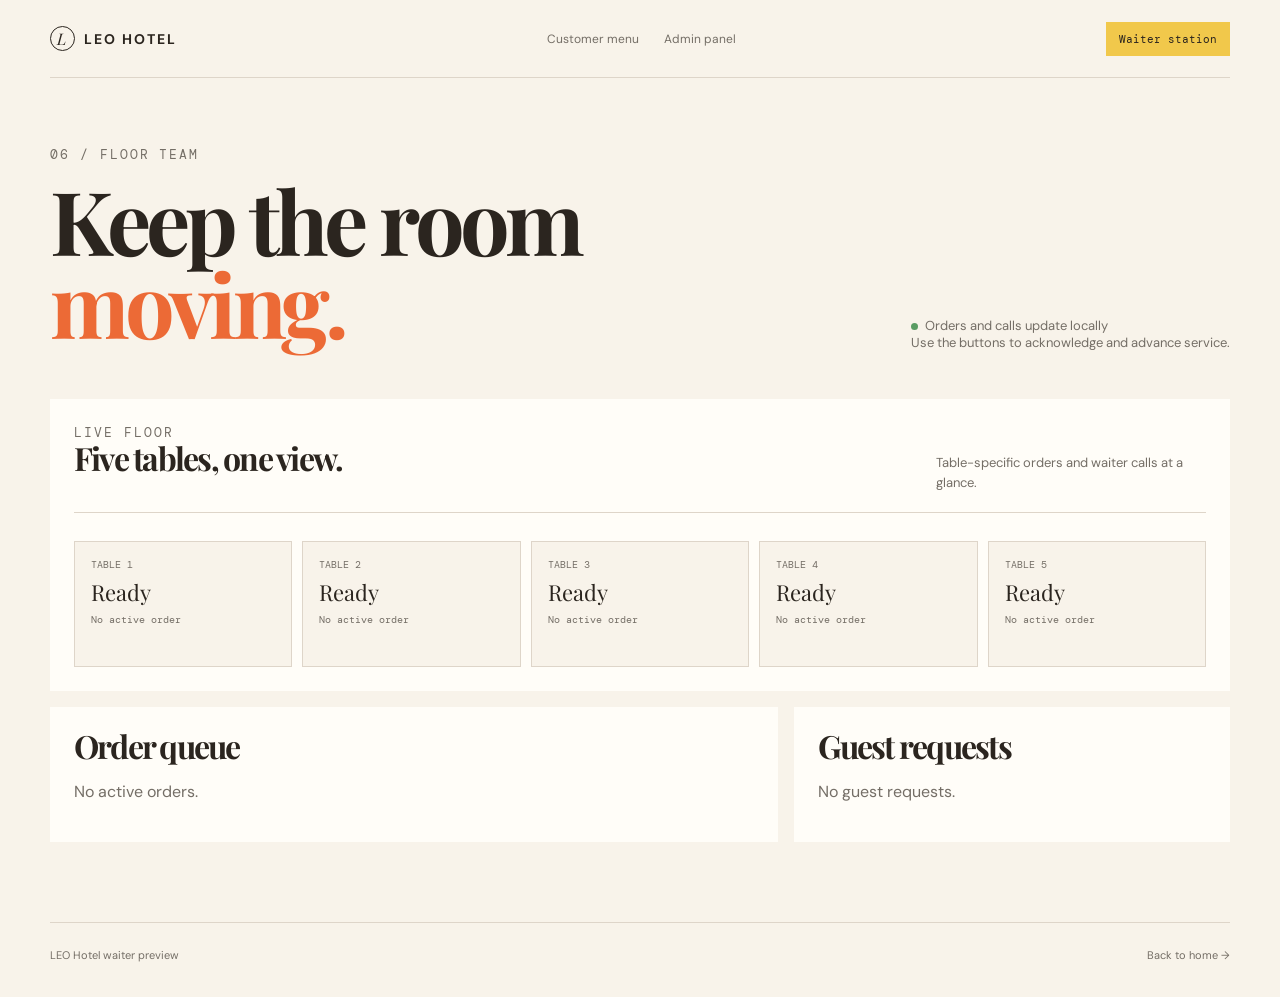
<file: waiter.html>
<!doctype html><html lang="en"><head><meta charset="utf-8"><meta name="viewport" content="width=device-width,initial-scale=1"><title>Waiter · LEO Hotel</title><link rel="stylesheet" href="hotel.css"></head><body>
<header class="hotel-wrap hotel-nav"><a class="hotel-brand" href="index.html"><span class="hotel-mark">L</span> LEO HOTEL</a><nav class="hotel-links"><a href="menu.html">Customer menu</a><a href="admin.html">Admin panel</a></nav><span class="table-badge">Waiter station</span></header>
<main class="hotel-wrap"><section class="ops-hero"><div><p class="eyebrow">06 / Floor team</p><h1>Keep the room<br><em>moving.</em></h1></div><p><span class="live-dot"></span>Orders and calls update locally<br>Use the buttons to acknowledge and advance service.</p></section><section class="ops-grid"><div class="ops-panel"><h2>Order queue</h2><div id="waiterOrders"></div></div><div class="ops-panel"><h2>Guest requests</h2><div id="waiterCalls"></div></div></section></main><footer class="hotel-wrap site-footer"><span>LEO Hotel waiter preview</span><a href="index.html">Back to home →</a></footer><script src="menu-data.js"></script><script src="ops.js"></script></body></html>
</file>
<file: hotel.css>
@import url('https://fonts.googleapis.com/css2?family=DM+Mono:wght@400;500&family=DM+Sans:wght@400;500;600;700&family=Playfair+Display:wght@600;700;800&display=swap');
.auth-layout{min-height:calc(100vh - 78px);display:grid;grid-template-columns:1fr 420px;gap:100px;align-items:center;padding:60px 0}.auth-intro{color:var(--muted);max-width:390px;line-height:1.7}.auth-note{display:flex;gap:13px;align-items:center;margin-top:35px;max-width:340px;border-top:1px solid var(--line);padding-top:16px}.auth-note span{color:var(--orange)}.auth-note p{font-size:11px;color:var(--muted);line-height:1.5}.auth-card{background:var(--paper);padding:28px;box-shadow:0 20px 50px #2b251f0c}.auth-tabs{display:flex;border-bottom:1px solid var(--line);margin-bottom:22px}.auth-tab{border:0;background:none;padding:0 0 13px;margin-right:22px;font:12px var(--sans);color:var(--muted);cursor:pointer}.auth-tab.active{color:var(--ink);border-bottom:2px solid var(--orange)}.auth-field{display:block;font:10px var(--mono);color:var(--muted);margin:15px 0}.auth-field input{display:block;width:100%;margin-top:6px;border:1px solid var(--line);background:var(--cream);padding:12px;font:12px var(--sans);outline-color:var(--orange)}.auth-submit{width:100%;justify-content:space-between;margin-top:10px}.auth-message{font-size:11px;min-height:18px;color:#557c54;line-height:1.4}.auth-message.error{color:#b54e36}.auth-foot{border-top:1px solid var(--line);margin-top:18px;padding-top:17px}.auth-foot a{color:var(--muted);font-size:11px}.auth-foot a:hover{color:var(--orange)}
@media(max-width:800px){.auth-layout{display:block;padding-top:55px}.auth-card{margin-top:45px}}
.floor-panel{margin:0 0 16px}.floor-grid{display:grid;grid-template-columns:repeat(5,1fr);gap:10px}.floor-table{background:var(--cream);border:1px solid var(--line);padding:16px;min-height:126px;display:flex;flex-direction:column;gap:6px}.floor-table span{font:10px var(--mono);color:var(--muted)}.floor-table strong{font:22px var(--serif)}.floor-table small{font:10px var(--mono);color:var(--muted)}.floor-table em{font-size:11px;color:var(--orange);line-height:1.35}.floor-table.needs-help{border:2px solid var(--orange);background:#fff6e9;animation:callPulse 1.8s infinite}@keyframes callPulse{50%{box-shadow:0 0 0 5px #ec6a3624}}
@media(max-width:800px){.floor-grid{grid-template-columns:repeat(2,1fr)}}
.table-landing{display:grid;grid-template-columns:1fr 190px;gap:50px;align-items:center;padding:70px 0 80px;border-bottom:1px solid var(--line)}.table-landing p:not(.eyebrow){color:var(--muted);max-width:470px;line-height:1.7;font-size:14px}.table-mark-big{background:var(--orange);color:var(--cream);width:180px;height:180px;border-radius:50%;display:flex;flex-direction:column;justify-content:center;align-items:center;transform:rotate(8deg)}.table-mark-big span{font:10px var(--mono);letter-spacing:.18em}.table-mark-big strong{font:100px var(--serif);line-height:.9}@media(max-width:800px){.table-landing{display:block;padding:50px 0}.table-mark-big{margin:35px 0 0 auto}}
:root{--ink:#2b251f;--cream:#f8f3ea;--paper:#fffdf8;--orange:#ec6a36;--yellow:#f1c84b;--sage:#a8b7a0;--muted:#746e66;--line:#ded5c9;--serif:'Playfair Display',Georgia,serif;--sans:'DM Sans',sans-serif;--mono:'DM Mono',monospace}*{box-sizing:border-box}body{margin:0;background:var(--cream);color:var(--ink);font-family:var(--sans)}a{color:inherit}.hotel-wrap{width:min(1180px,calc(100% - 72px));margin:auto}.hotel-nav{height:78px;border-bottom:1px solid var(--line);display:flex;align-items:center;justify-content:space-between;gap:30px}.hotel-brand{text-decoration:none;font-weight:700;letter-spacing:.14em;font-size:14px;display:flex;gap:9px;align-items:center}.hotel-mark{width:25px;height:25px;border:1px solid var(--ink);border-radius:50%;display:grid;place-items:center;font:italic 16px var(--serif)}.hotel-links{display:flex;gap:25px;font-size:12px;color:var(--muted)}.hotel-links a{text-decoration:none}.hotel-links a:hover{color:var(--orange)}.eyebrow{font:10px var(--mono);letter-spacing:.15em;text-transform:uppercase;color:var(--muted)}h1,h2,h3{font-family:var(--serif);letter-spacing:-.055em}h1{font-size:clamp(50px,7vw,88px);line-height:.94;margin:16px 0 20px}h2{font-size:clamp(38px,5vw,64px);line-height:.95;margin:0 0 25px}h1 em,h2 em{font-style:normal;color:var(--orange)}.button{border:0;background:var(--ink);color:var(--cream);padding:14px 17px;text-decoration:none;cursor:pointer;font:500 12px var(--sans);display:inline-flex;align-items:center;gap:24px}.button.orange{background:var(--orange)}.button.light{background:var(--cream);color:var(--ink)}.button:hover{transform:translateY(-2px);box-shadow:0 10px 22px #2b251f1c}.hotel-hero{padding:70px 0 90px;display:grid;grid-template-columns:1.05fr .95fr;gap:70px;align-items:center}.hero-copy p:not(.eyebrow){color:var(--muted);max-width:430px;line-height:1.7}.hero-visual{height:430px;position:relative}.hero-visual:before{content:'';position:absolute;inset:0 13% 0 7%;background:var(--yellow);border-radius:46% 54% 48% 52%;transform:rotate(-8deg)}.hero-visual img{position:absolute;width:74%;height:370px;right:8%;top:20px;object-fit:cover;border:9px solid var(--paper);box-shadow:0 18px 45px #2b251f20;transform:rotate(3deg)}.hero-visual .stamp{position:absolute;bottom:28px;left:0;background:var(--orange);color:#fff;border-radius:50%;padding:19px 15px;text-align:center;font:10px var(--mono);transform:rotate(-10deg)}.section-bar{display:flex;justify-content:space-between;align-items:end;border-bottom:1px solid var(--line);padding-bottom:20px;margin-bottom:28px}.section-bar p{color:var(--muted);max-width:270px;font-size:13px;line-height:1.5;margin:0}.feature-grid{display:grid;grid-template-columns:repeat(3,1fr);gap:15px;padding-bottom:90px}.feature-card{background:var(--paper);padding:26px;min-height:200px}.feature-card span{font:11px var(--mono);color:var(--orange)}.feature-card h3{font-size:25px;margin:35px 0 10px}.feature-card p{color:var(--muted);font-size:13px;line-height:1.5}.page-hero{padding:65px 0 45px;display:flex;justify-content:space-between;gap:30px;align-items:end}.page-hero p{max-width:320px;color:var(--muted);line-height:1.6;font-size:13px}.table-badge{font:11px var(--mono);background:var(--yellow);padding:10px 13px;display:inline-block}.menu-toolbar{display:flex;gap:8px;flex-wrap:wrap;border-top:1px solid var(--line);border-bottom:1px solid var(--line);padding:14px 0;margin-bottom:30px}.menu-filter{border:1px solid transparent;background:transparent;padding:9px 13px;font:11px var(--mono);color:var(--muted);cursor:pointer}.menu-filter.active,.menu-filter:hover{border-color:var(--ink);color:var(--ink);border-radius:30px}.menu-grid-detailed{display:grid;grid-template-columns:repeat(3,1fr);gap:16px;padding-bottom:100px}.dish-card{background:var(--paper);padding:10px;transition:.25s}.dish-card:hover{transform:translateY(-5px);box-shadow:0 14px 24px #2b251f12}.dish-photo{height:190px;position:relative;background:var(--sage);overflow:hidden}.dish-photo img{width:100%;height:100%;object-fit:cover;transition:.4s}.dish-card:hover img{transform:scale(1.05)}.dish-tag{position:absolute;left:10px;top:10px;background:var(--orange);color:#fff;font:9px var(--mono);padding:6px 8px;text-transform:uppercase}.dish-info{padding:15px 5px 4px}.dish-info h3{font-size:23px;margin:0 0 7px}.dish-info p{color:var(--muted);font-size:12px;min-height:34px;margin:0 0 12px;line-height:1.45}.dish-meta{display:flex;gap:15px;color:var(--muted);font:10px var(--mono);border-bottom:1px solid var(--line);padding-bottom:12px}.dish-bottom{display:flex;justify-content:space-between;align-items:center;padding-top:12px}.dish-price{font:14px var(--mono)}.add-dish{border:1px solid var(--ink);background:transparent;border-radius:50%;width:30px;height:30px;cursor:pointer;font-size:18px}.add-dish:hover{background:var(--ink);color:var(--cream)}.drawer{position:fixed;z-index:30;right:0;top:0;height:100vh;width:min(430px,100%);background:var(--paper);box-shadow:-12px 0 35px #2b251f18;transform:translateX(100%);transition:.35s;padding:30px;overflow:auto}.drawer.open{transform:none}.drawer-head{display:flex;justify-content:space-between;border-bottom:1px solid var(--line);padding-bottom:20px}.drawer-head h2{font-size:34px;margin:0}.drawer-close{border:0;background:none;font-size:28px;cursor:pointer}.drawer-line{display:grid;grid-template-columns:1fr auto auto;gap:10px;align-items:center;padding:15px 0;border-bottom:1px solid var(--line)}.drawer-line strong{font:16px var(--serif)}.drawer-line small{display:block;color:var(--muted);font-size:10px;margin-top:3px}.qty{display:flex;align-items:center;gap:7px}.qty button{border:1px solid var(--line);background:none;border-radius:50%;width:22px;height:22px}.checkout-box{border-top:1px solid var(--line);margin-top:20px;padding-top:18px}.checkout-box label{display:block;color:var(--muted);font:10px var(--mono);margin:10px 0}.checkout-box input,.checkout-box select,.checkout-box textarea{display:block;width:100%;padding:10px;margin-top:5px;border:1px solid var(--line);background:var(--cream);font:12px var(--sans)}.payment-choice{display:grid;grid-template-columns:1fr 1fr;gap:8px}.payment-choice label{border:1px solid var(--line);padding:12px;color:var(--ink);font:11px var(--sans);cursor:pointer}.payment-choice input{display:inline;width:auto;margin:0 5px 0 0}.overlay{position:fixed;z-index:29;inset:0;background:#2b251f88;opacity:0;pointer-events:none;transition:.25s}.overlay.open{opacity:1;pointer-events:auto}.toast{position:fixed;z-index:50;bottom:24px;left:50%;background:var(--ink);color:var(--cream);padding:13px 20px;font-size:12px;transform:translate(-50%,120px);transition:.3s}.toast.show{transform:translate(-50%,0)}.ops-hero{padding:55px 0 35px;display:flex;justify-content:space-between;align-items:end}.ops-hero p{color:var(--muted);font-size:13px}.ops-grid{display:grid;grid-template-columns:1.25fr .75fr;gap:16px;padding-bottom:80px}.ops-panel{background:var(--paper);padding:24px}.ops-panel h2{font-size:32px;margin-bottom:19px}.metric-grid{display:grid;grid-template-columns:repeat(3,1fr);gap:10px}.metric{border:1px solid var(--line);padding:15px}.metric b{font:28px var(--serif)}.metric span{display:block;color:var(--muted);font:10px var(--mono);margin-top:6px}.order-row,.call-row{border-top:1px solid var(--line);padding:16px 0;display:grid;grid-template-columns:1fr auto;gap:12px}.order-row h3,.call-row h3{font-size:19px;margin:0 0 4px}.order-row p,.call-row p{font-size:11px;color:var(--muted);margin:0;line-height:1.45}.status-select{border:1px solid var(--line);padding:7px;background:var(--cream);font:10px var(--mono)}.qr-grid{display:grid;grid-template-columns:repeat(5,1fr);gap:12px;padding-bottom:80px}.qr-card{background:var(--paper);padding:14px;text-align:center}.qr-card canvas{max-width:100%;height:auto}.qr-card h3{font-size:19px;margin:10px 0 4px}.qr-card p{color:var(--muted);font:10px var(--mono);margin:0 0 10px}.qr-card .button{font-size:10px;padding:9px 10px}.live-dot{display:inline-block;width:7px;height:7px;background:#5a9c63;border-radius:50%;margin-right:7px}.site-footer{border-top:1px solid var(--line);padding:25px 0 35px;color:var(--muted);font-size:11px;display:flex;justify-content:space-between}.site-footer a{text-decoration:none}.site-footer a:hover{color:var(--orange)}@media(max-width:800px){.hotel-wrap{width:calc(100% - 36px)}.hotel-links{display:none}.hotel-hero{display:block;padding-top:50px}.hero-copy{margin-bottom:45px}.hero-visual{height:350px}.hero-visual img{height:300px}.feature-grid,.menu-grid-detailed,.ops-grid{grid-template-columns:1fr}.page-hero,.ops-hero{display:block}.page-hero p{margin-top:20px}.qr-grid{grid-template-columns:repeat(2,1fr)}.site-footer{display:block}.site-footer p{margin-top:10px}.metric-grid{grid-template-columns:1fr 1fr}}
</file>
